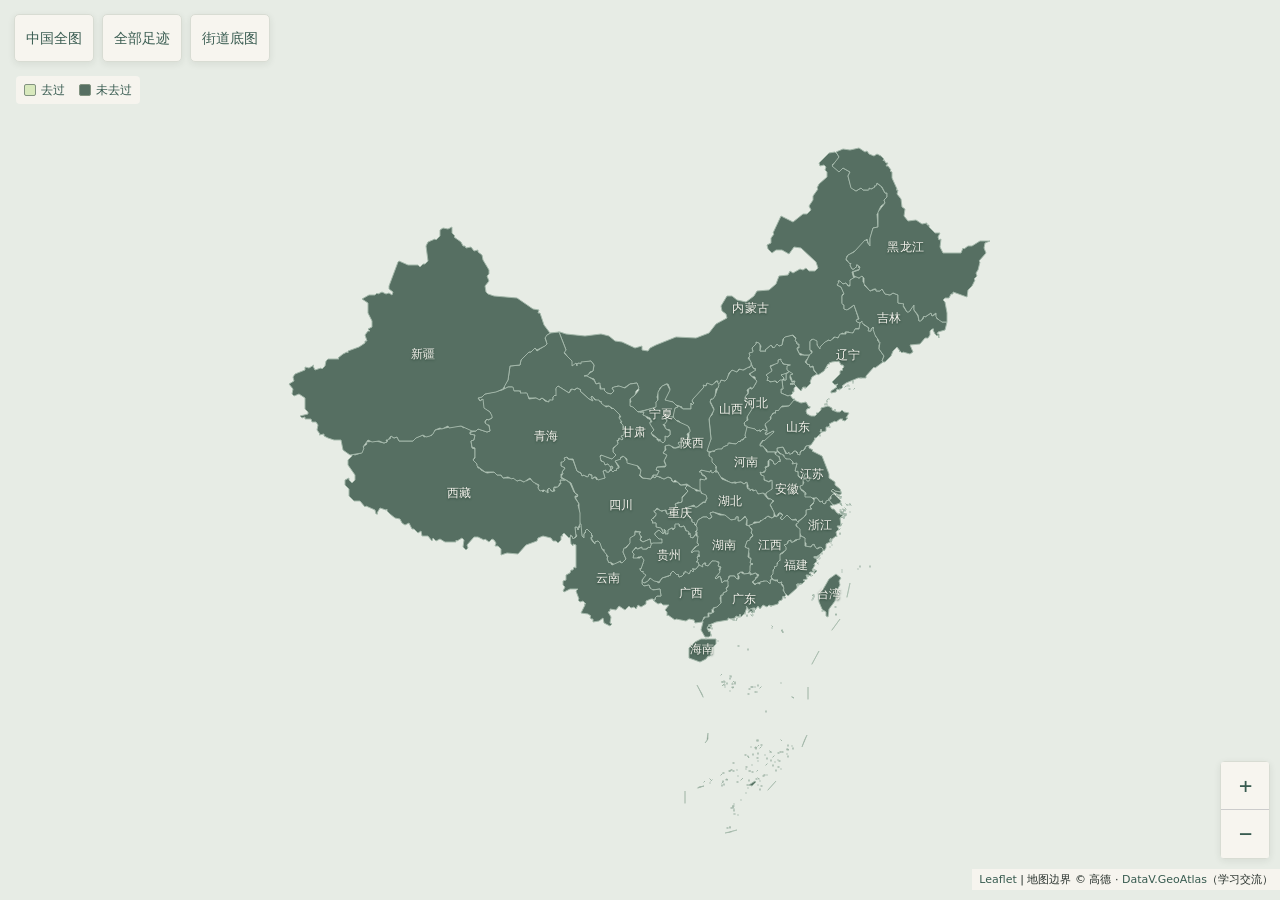
<file: app/src/main/assets/map/index.html>
<!doctype html>
<html lang="zh-CN">
<head>
  <meta charset="utf-8">
  <meta name="viewport" content="width=device-width,initial-scale=1,maximum-scale=1,user-scalable=no">
  <meta http-equiv="Content-Security-Policy" content="default-src 'none'; script-src 'self'; style-src 'self' 'unsafe-inline'; img-src 'self' data: https://tile.openstreetmap.org; connect-src 'none'; base-uri 'none'; form-action 'none'">
  <title>旅页 · 我的旅行地图</title>
  <link rel="stylesheet" href="vendor/leaflet.css">
  <link rel="stylesheet" href="map.css">
  <script defer src="vendor/leaflet.js"></script>
  <script defer src="china-boundaries.js"></script>
  <script defer src="map.js"></script>
</head>
<body>
  <main id="map" aria-label="旅行地图，点击地点开始记录"></main>
  <div class="map-actions"><button id="china" type="button">中国全图</button><button id="footprints" type="button">全部足迹</button><button id="street" type="button" aria-pressed="false">街道底图</button></div>
  <div class="map-legend" aria-label="去过的区域提亮，未去过的区域暗色"><span><i class="legend-visited"></i>去过</span><span><i class="legend-unvisited"></i>未去过</span></div>
  <div id="tile-status" class="tile-status" role="status" hidden>街道底图暂未载入，完整中国地图仍可使用。<button id="retry" type="button">重试街道底图</button></div>
</body>
</html>
</file>
<file: app/src/main/assets/map/vendor/leaflet.css>
/* required styles */

.leaflet-pane,
.leaflet-tile,
.leaflet-marker-icon,
.leaflet-marker-shadow,
.leaflet-tile-container,
.leaflet-pane > svg,
.leaflet-pane > canvas,
.leaflet-zoom-box,
.leaflet-image-layer,
.leaflet-layer {
	position: absolute;
	left: 0;
	top: 0;
	}
.leaflet-container {
	overflow: hidden;
	}
.leaflet-tile,
.leaflet-marker-icon,
.leaflet-marker-shadow {
	-webkit-user-select: none;
	   -moz-user-select: none;
	        user-select: none;
	  -webkit-user-drag: none;
	}
/* Prevents IE11 from highlighting tiles in blue */
.leaflet-tile::selection {
	background: transparent;
}
/* Safari renders non-retina tile on retina better with this, but Chrome is worse */
.leaflet-safari .leaflet-tile {
	image-rendering: -webkit-optimize-contrast;
	}
/* hack that prevents hw layers "stretching" when loading new tiles */
.leaflet-safari .leaflet-tile-container {
	width: 1600px;
	height: 1600px;
	-webkit-transform-origin: 0 0;
	}
.leaflet-marker-icon,
.leaflet-marker-shadow {
	display: block;
	}
/* .leaflet-container svg: reset svg max-width decleration shipped in Joomla! (joomla.org) 3.x */
/* .leaflet-container img: map is broken in FF if you have max-width: 100% on tiles */
.leaflet-container .leaflet-overlay-pane svg {
	max-width: none !important;
	max-height: none !important;
	}
.leaflet-container .leaflet-marker-pane img,
.leaflet-container .leaflet-shadow-pane img,
.leaflet-container .leaflet-tile-pane img,
.leaflet-container img.leaflet-image-layer,
.leaflet-container .leaflet-tile {
	max-width: none !important;
	max-height: none !important;
	width: auto;
	padding: 0;
	}

.leaflet-container img.leaflet-tile {
	/* See: https://bugs.chromium.org/p/chromium/issues/detail?id=600120 */
	mix-blend-mode: plus-lighter;
}

.leaflet-container.leaflet-touch-zoom {
	-ms-touch-action: pan-x pan-y;
	touch-action: pan-x pan-y;
	}
.leaflet-container.leaflet-touch-drag {
	-ms-touch-action: pinch-zoom;
	/* Fallback for FF which doesn't support pinch-zoom */
	touch-action: none;
	touch-action: pinch-zoom;
}
.leaflet-container.leaflet-touch-drag.leaflet-touch-zoom {
	-ms-touch-action: none;
	touch-action: none;
}
.leaflet-container {
	-webkit-tap-highlight-color: transparent;
}
.leaflet-container a {
	-webkit-tap-highlight-color: rgba(51, 181, 229, 0.4);
}
.leaflet-tile {
	filter: inherit;
	visibility: hidden;
	}
.leaflet-tile-loaded {
	visibility: inherit;
	}
.leaflet-zoom-box {
	width: 0;
	height: 0;
	-moz-box-sizing: border-box;
	     box-sizing: border-box;
	z-index: 800;
	}
/* workaround for https://bugzilla.mozilla.org/show_bug.cgi?id=888319 */
.leaflet-overlay-pane svg {
	-moz-user-select: none;
	}

.leaflet-pane         { z-index: 400; }

.leaflet-tile-pane    { z-index: 200; }
.leaflet-overlay-pane { z-index: 400; }
.leaflet-shadow-pane  { z-index: 500; }
.leaflet-marker-pane  { z-index: 600; }
.leaflet-tooltip-pane   { z-index: 650; }
.leaflet-popup-pane   { z-index: 700; }

.leaflet-map-pane canvas { z-index: 100; }
.leaflet-map-pane svg    { z-index: 200; }

.leaflet-vml-shape {
	width: 1px;
	height: 1px;
	}
.lvml {
	behavior: url(#default#VML);
	display: inline-block;
	position: absolute;
	}


/* control positioning */

.leaflet-control {
	position: relative;
	z-index: 800;
	pointer-events: visiblePainted; /* IE 9-10 doesn't have auto */
	pointer-events: auto;
	}
.leaflet-top,
.leaflet-bottom {
	position: absolute;
	z-index: 1000;
	pointer-events: none;
	}
.leaflet-top {
	top: 0;
	}
.leaflet-right {
	right: 0;
	}
.leaflet-bottom {
	bottom: 0;
	}
.leaflet-left {
	left: 0;
	}
.leaflet-control {
	float: left;
	clear: both;
	}
.leaflet-right .leaflet-control {
	float: right;
	}
.leaflet-top .leaflet-control {
	margin-top: 10px;
	}
.leaflet-bottom .leaflet-control {
	margin-bottom: 10px;
	}
.leaflet-left .leaflet-control {
	margin-left: 10px;
	}
.leaflet-right .leaflet-control {
	margin-right: 10px;
	}


/* zoom and fade animations */

.leaflet-fade-anim .leaflet-popup {
	opacity: 0;
	-webkit-transition: opacity 0.2s linear;
	   -moz-transition: opacity 0.2s linear;
	        transition: opacity 0.2s linear;
	}
.leaflet-fade-anim .leaflet-map-pane .leaflet-popup {
	opacity: 1;
	}
.leaflet-zoom-animated {
	-webkit-transform-origin: 0 0;
	    -ms-transform-origin: 0 0;
	        transform-origin: 0 0;
	}
svg.leaflet-zoom-animated {
	will-change: transform;
}

.leaflet-zoom-anim .leaflet-zoom-animated {
	-webkit-transition: -webkit-transform 0.25s cubic-bezier(0,0,0.25,1);
	   -moz-transition:    -moz-transform 0.25s cubic-bezier(0,0,0.25,1);
	        transition:         transform 0.25s cubic-bezier(0,0,0.25,1);
	}
.leaflet-zoom-anim .leaflet-tile,
.leaflet-pan-anim .leaflet-tile {
	-webkit-transition: none;
	   -moz-transition: none;
	        transition: none;
	}

.leaflet-zoom-anim .leaflet-zoom-hide {
	visibility: hidden;
	}


/* cursors */

.leaflet-interactive {
	cursor: pointer;
	}
.leaflet-grab {
	cursor: -webkit-grab;
	cursor:    -moz-grab;
	cursor:         grab;
	}
.leaflet-crosshair,
.leaflet-crosshair .leaflet-interactive {
	cursor: crosshair;
	}
.leaflet-popup-pane,
.leaflet-control {
	cursor: auto;
	}
.leaflet-dragging .leaflet-grab,
.leaflet-dragging .leaflet-grab .leaflet-interactive,
.leaflet-dragging .leaflet-marker-draggable {
	cursor: move;
	cursor: -webkit-grabbing;
	cursor:    -moz-grabbing;
	cursor:         grabbing;
	}

/* marker & overlays interactivity */
.leaflet-marker-icon,
.leaflet-marker-shadow,
.leaflet-image-layer,
.leaflet-pane > svg path,
.leaflet-tile-container {
	pointer-events: none;
	}

.leaflet-marker-icon.leaflet-interactive,
.leaflet-image-layer.leaflet-interactive,
.leaflet-pane > svg path.leaflet-interactive,
svg.leaflet-image-layer.leaflet-interactive path {
	pointer-events: visiblePainted; /* IE 9-10 doesn't have auto */
	pointer-events: auto;
	}

/* visual tweaks */

.leaflet-container {
	background: #ddd;
	outline-offset: 1px;
	}
.leaflet-container a {
	color: #0078A8;
	}
.leaflet-zoom-box {
	border: 2px dotted #38f;
	background: rgba(255,255,255,0.5);
	}


/* general typography */
.leaflet-container {
	font-family: "Helvetica Neue", Arial, Helvetica, sans-serif;
	font-size: 12px;
	font-size: 0.75rem;
	line-height: 1.5;
	}


/* general toolbar styles */

.leaflet-bar {
	box-shadow: 0 1px 5px rgba(0,0,0,0.65);
	border-radius: 4px;
	}
.leaflet-bar a {
	background-color: #fff;
	border-bottom: 1px solid #ccc;
	width: 26px;
	height: 26px;
	line-height: 26px;
	display: block;
	text-align: center;
	text-decoration: none;
	color: black;
	}
.leaflet-bar a,
.leaflet-control-layers-toggle {
	background-position: 50% 50%;
	background-repeat: no-repeat;
	display: block;
	}
.leaflet-bar a:hover,
.leaflet-bar a:focus {
	background-color: #f4f4f4;
	}
.leaflet-bar a:first-child {
	border-top-left-radius: 4px;
	border-top-right-radius: 4px;
	}
.leaflet-bar a:last-child {
	border-bottom-left-radius: 4px;
	border-bottom-right-radius: 4px;
	border-bottom: none;
	}
.leaflet-bar a.leaflet-disabled {
	cursor: default;
	background-color: #f4f4f4;
	color: #bbb;
	}

.leaflet-touch .leaflet-bar a {
	width: 30px;
	height: 30px;
	line-height: 30px;
	}
.leaflet-touch .leaflet-bar a:first-child {
	border-top-left-radius: 2px;
	border-top-right-radius: 2px;
	}
.leaflet-touch .leaflet-bar a:last-child {
	border-bottom-left-radius: 2px;
	border-bottom-right-radius: 2px;
	}

/* zoom control */

.leaflet-control-zoom-in,
.leaflet-control-zoom-out {
	font: bold 18px 'Lucida Console', Monaco, monospace;
	text-indent: 1px;
	}

.leaflet-touch .leaflet-control-zoom-in, .leaflet-touch .leaflet-control-zoom-out  {
	font-size: 22px;
	}


/* layers control */

.leaflet-control-layers {
	box-shadow: 0 1px 5px rgba(0,0,0,0.4);
	background: #fff;
	border-radius: 5px;
	}
.leaflet-control-layers-toggle {
	background-image: url(images/layers.png);
	width: 36px;
	height: 36px;
	}
.leaflet-retina .leaflet-control-layers-toggle {
	background-image: url(images/layers-2x.png);
	background-size: 26px 26px;
	}
.leaflet-touch .leaflet-control-layers-toggle {
	width: 44px;
	height: 44px;
	}
.leaflet-control-layers .leaflet-control-layers-list,
.leaflet-control-layers-expanded .leaflet-control-layers-toggle {
	display: none;
	}
.leaflet-control-layers-expanded .leaflet-control-layers-list {
	display: block;
	position: relative;
	}
.leaflet-control-layers-expanded {
	padding: 6px 10px 6px 6px;
	color: #333;
	background: #fff;
	}
.leaflet-control-layers-scrollbar {
	overflow-y: scroll;
	overflow-x: hidden;
	padding-right: 5px;
	}
.leaflet-control-layers-selector {
	margin-top: 2px;
	position: relative;
	top: 1px;
	}
.leaflet-control-layers label {
	display: block;
	font-size: 13px;
	font-size: 1.08333em;
	}
.leaflet-control-layers-separator {
	height: 0;
	border-top: 1px solid #ddd;
	margin: 5px -10px 5px -6px;
	}

/* Default icon URLs */
.leaflet-default-icon-path { /* used only in path-guessing heuristic, see L.Icon.Default */
	background-image: url(images/marker-icon.png);
	}


/* attribution and scale controls */

.leaflet-container .leaflet-control-attribution {
	background: #fff;
	background: rgba(255, 255, 255, 0.8);
	margin: 0;
	}
.leaflet-control-attribution,
.leaflet-control-scale-line {
	padding: 0 5px;
	color: #333;
	line-height: 1.4;
	}
.leaflet-control-attribution a {
	text-decoration: none;
	}
.leaflet-control-attribution a:hover,
.leaflet-control-attribution a:focus {
	text-decoration: underline;
	}
.leaflet-attribution-flag {
	display: inline !important;
	vertical-align: baseline !important;
	width: 1em;
	height: 0.6669em;
	}
.leaflet-left .leaflet-control-scale {
	margin-left: 5px;
	}
.leaflet-bottom .leaflet-control-scale {
	margin-bottom: 5px;
	}
.leaflet-control-scale-line {
	border: 2px solid #777;
	border-top: none;
	line-height: 1.1;
	padding: 2px 5px 1px;
	white-space: nowrap;
	-moz-box-sizing: border-box;
	     box-sizing: border-box;
	background: rgba(255, 255, 255, 0.8);
	text-shadow: 1px 1px #fff;
	}
.leaflet-control-scale-line:not(:first-child) {
	border-top: 2px solid #777;
	border-bottom: none;
	margin-top: -2px;
	}
.leaflet-control-scale-line:not(:first-child):not(:last-child) {
	border-bottom: 2px solid #777;
	}

.leaflet-touch .leaflet-control-attribution,
.leaflet-touch .leaflet-control-layers,
.leaflet-touch .leaflet-bar {
	box-shadow: none;
	}
.leaflet-touch .leaflet-control-layers,
.leaflet-touch .leaflet-bar {
	border: 2px solid rgba(0,0,0,0.2);
	background-clip: padding-box;
	}


/* popup */

.leaflet-popup {
	position: absolute;
	text-align: center;
	margin-bottom: 20px;
	}
.leaflet-popup-content-wrapper {
	padding: 1px;
	text-align: left;
	border-radius: 12px;
	}
.leaflet-popup-content {
	margin: 13px 24px 13px 20px;
	line-height: 1.3;
	font-size: 13px;
	font-size: 1.08333em;
	min-height: 1px;
	}
.leaflet-popup-content p {
	margin: 17px 0;
	margin: 1.3em 0;
	}
.leaflet-popup-tip-container {
	width: 40px;
	height: 20px;
	position: absolute;
	left: 50%;
	margin-top: -1px;
	margin-left: -20px;
	overflow: hidden;
	pointer-events: none;
	}
.leaflet-popup-tip {
	width: 17px;
	height: 17px;
	padding: 1px;

	margin: -10px auto 0;
	pointer-events: auto;

	-webkit-transform: rotate(45deg);
	   -moz-transform: rotate(45deg);
	    -ms-transform: rotate(45deg);
	        transform: rotate(45deg);
	}
.leaflet-popup-content-wrapper,
.leaflet-popup-tip {
	background: white;
	color: #333;
	box-shadow: 0 3px 14px rgba(0,0,0,0.4);
	}
.leaflet-container a.leaflet-popup-close-button {
	position: absolute;
	top: 0;
	right: 0;
	border: none;
	text-align: center;
	width: 24px;
	height: 24px;
	font: 16px/24px Tahoma, Verdana, sans-serif;
	color: #757575;
	text-decoration: none;
	background: transparent;
	}
.leaflet-container a.leaflet-popup-close-button:hover,
.leaflet-container a.leaflet-popup-close-button:focus {
	color: #585858;
	}
.leaflet-popup-scrolled {
	overflow: auto;
	}

.leaflet-oldie .leaflet-popup-content-wrapper {
	-ms-zoom: 1;
	}
.leaflet-oldie .leaflet-popup-tip {
	width: 24px;
	margin: 0 auto;

	-ms-filter: "progid:DXImageTransform.Microsoft.Matrix(M11=0.70710678, M12=0.70710678, M21=-0.70710678, M22=0.70710678)";
	filter: progid:DXImageTransform.Microsoft.Matrix(M11=0.70710678, M12=0.70710678, M21=-0.70710678, M22=0.70710678);
	}

.leaflet-oldie .leaflet-control-zoom,
.leaflet-oldie .leaflet-control-layers,
.leaflet-oldie .leaflet-popup-content-wrapper,
.leaflet-oldie .leaflet-popup-tip {
	border: 1px solid #999;
	}


/* div icon */

.leaflet-div-icon {
	background: #fff;
	border: 1px solid #666;
	}


/* Tooltip */
/* Base styles for the element that has a tooltip */
.leaflet-tooltip {
	position: absolute;
	padding: 6px;
	background-color: #fff;
	border: 1px solid #fff;
	border-radius: 3px;
	color: #222;
	white-space: nowrap;
	-webkit-user-select: none;
	-moz-user-select: none;
	-ms-user-select: none;
	user-select: none;
	pointer-events: none;
	box-shadow: 0 1px 3px rgba(0,0,0,0.4);
	}
.leaflet-tooltip.leaflet-interactive {
	cursor: pointer;
	pointer-events: auto;
	}
.leaflet-tooltip-top:before,
.leaflet-tooltip-bottom:before,
.leaflet-tooltip-left:before,
.leaflet-tooltip-right:before {
	position: absolute;
	pointer-events: none;
	border: 6px solid transparent;
	background: transparent;
	content: "";
	}

/* Directions */

.leaflet-tooltip-bottom {
	margin-top: 6px;
}
.leaflet-tooltip-top {
	margin-top: -6px;
}
.leaflet-tooltip-bottom:before,
.leaflet-tooltip-top:before {
	left: 50%;
	margin-left: -6px;
	}
.leaflet-tooltip-top:before {
	bottom: 0;
	margin-bottom: -12px;
	border-top-color: #fff;
	}
.leaflet-tooltip-bottom:before {
	top: 0;
	margin-top: -12px;
	margin-left: -6px;
	border-bottom-color: #fff;
	}
.leaflet-tooltip-left {
	margin-left: -6px;
}
.leaflet-tooltip-right {
	margin-left: 6px;
}
.leaflet-tooltip-left:before,
.leaflet-tooltip-right:before {
	top: 50%;
	margin-top: -6px;
	}
.leaflet-tooltip-left:before {
	right: 0;
	margin-right: -12px;
	border-left-color: #fff;
	}
.leaflet-tooltip-right:before {
	left: 0;
	margin-left: -12px;
	border-right-color: #fff;
	}

/* Printing */

@media print {
	/* Prevent printers from removing background-images of controls. */
	.leaflet-control {
		-webkit-print-color-adjust: exact;
		print-color-adjust: exact;
		}
	}
</file>
<file: app/src/main/assets/map/map.css>
:root{color-scheme:light;--paper:#f7f5ef;--ink:#252e2a;--green:#385b50;--rust:#a05b3c;--line:#d8dcd3}
.travel-pin svg{z-index:0}.travel-pin span{z-index:1} /* Override Leaflet's map SVG stacking so counts remain readable. */
.map-legend{position:absolute;z-index:800;top:76px;left:16px;display:flex;gap:14px;color:#385b50;font-size:12px;background:#f7f5efed;border-radius:4px;padding:5px 8px}.map-legend span{display:flex;align-items:center;gap:5px}.map-legend i{display:inline-block;width:12px;height:12px;border:1px solid #829381;border-radius:2px}.legend-visited{background:#d8e9bd}.legend-unvisited{background:#566f62}.province-name span{color:#f7f5ef;text-shadow:0 1px 2px #294435}.province-name .visited-region-name{color:#385b50;text-shadow:0 1px 1px #fff}.unvisited-marker{filter:grayscale(.9) brightness(.7);opacity:.6}.map-artwork{display:flex;align-items:center;justify-content:center}.map-artwork .artwork-label{position:absolute;top:100%;left:50%;transform:translateX(-50%)}.map-artwork.compact .artwork-label{display:none}.leaflet-marker-icon:hover .map-artwork.compact .artwork-label,.leaflet-marker-icon:focus .map-artwork.compact .artwork-label{display:inline-block}.map-artwork .artwork-count{min-width:16px;line-height:16px;font-size:9px}.travel-marker .travel-pin{width:48px;height:48px}.travel-marker .travel-pin svg{width:24px;height:32px;left:12px;top:8px}.travel-marker .travel-pin span{font-size:10px;top:-4px}.travel-marker .travel-cluster{width:34px;height:34px;margin:6px;font-size:11px}
.province-name{color:#496053;text-align:center;font:12px/22px serif;white-space:nowrap;text-shadow:0 1px 2px #fff;pointer-events:none}.province-name span{display:inline-block;letter-spacing:.04em}.map-artwork{position:relative;text-align:center;cursor:grab}.map-artwork:active{cursor:grabbing}.map-artwork img{display:block;margin:auto;object-fit:contain;filter:drop-shadow(0 3px 4px #25372d35);user-select:none;-webkit-user-drag:none}.artwork-label{display:inline-block;max-width:150px;white-space:nowrap;overflow:hidden;text-overflow:ellipsis;padding:2px 6px;border-radius:4px;background:#f7f5eff0;color:#385b50;font-size:12px;line-height:18px;box-shadow:0 2px 4px #25372d15}.artwork-count{position:absolute;top:0;right:0;min-width:23px;line-height:23px;border-radius:50%;background:#385b50;color:white;font-size:12px;border:1px solid #f7f5ef}.map-actions{left:14px;right:auto}.map-actions button{padding:0 11px}.map-actions button[aria-pressed=true]{background:#385b50;color:#fff}
*{box-sizing:border-box}html,body,#map{width:100%;height:100%;margin:0}body{font:14px/1.5 system-ui,-apple-system,sans-serif;color:var(--ink);background:#e7ece5}::selection{background:#d7e6db}button{font:inherit;color:var(--green);cursor:pointer;border:1px solid var(--line);background:var(--paper);border-radius:5px;min-height:48px;padding:0 14px}button:focus-visible,.leaflet-interactive:focus-visible{outline:3px solid var(--rust);outline-offset:3px}button:active{background:#e4ebe1}.map-actions{position:absolute;z-index:800;top:14px;right:14px;display:flex;gap:8px}.map-actions button{box-shadow:0 2px 7px #252e2a15}.leaflet-container{font:inherit;background:#e7ece5}.leaflet-control-zoom{border:1px solid var(--line)!important;box-shadow:0 2px 7px #252e2a15!important;border-radius:5px!important}.leaflet-control-zoom a{width:48px!important;height:48px!important;line-height:48px!important;background:var(--paper)!important;color:var(--green)!important;font-weight:400!important}.leaflet-bottom .leaflet-control{margin-bottom:10px}.leaflet-control-attribution{font-size:11px!important;background:#f7f5eff2!important;color:var(--ink);padding:3px 7px!important}.leaflet-control-attribution a{color:var(--green);text-underline-offset:2px}.travel-marker{background:none;border:0}.travel-pin{display:flex;align-items:center;justify-content:center;width:44px;height:48px;background:transparent;border:0;position:relative;filter:drop-shadow(0 3px 3px #252e2a35)}.travel-pin svg{position:absolute;inset:0;width:44px;height:48px}.travel-pin span{position:relative;top:-4px;color:#fff;font-size:14px;font-weight:650}.travel-cluster{border-radius:50%;background:var(--green);border:3px solid var(--paper);width:46px;height:46px;box-shadow:0 2px 6px #252e2a30;display:flex;align-items:center;justify-content:center;color:white;font-weight:650}.tile-status{position:absolute;z-index:900;left:14px;right:14px;bottom:42px;padding:12px 14px;background:var(--paper);border:1px solid var(--line);border-radius:5px;box-shadow:0 3px 10px #252e2a15}.tile-status[hidden]{display:none}.tile-status button{display:block;margin-top:8px;min-height:48px;width:100%}.leaflet-marker-icon{outline-offset:3px}a{color:var(--green)}
</file>
